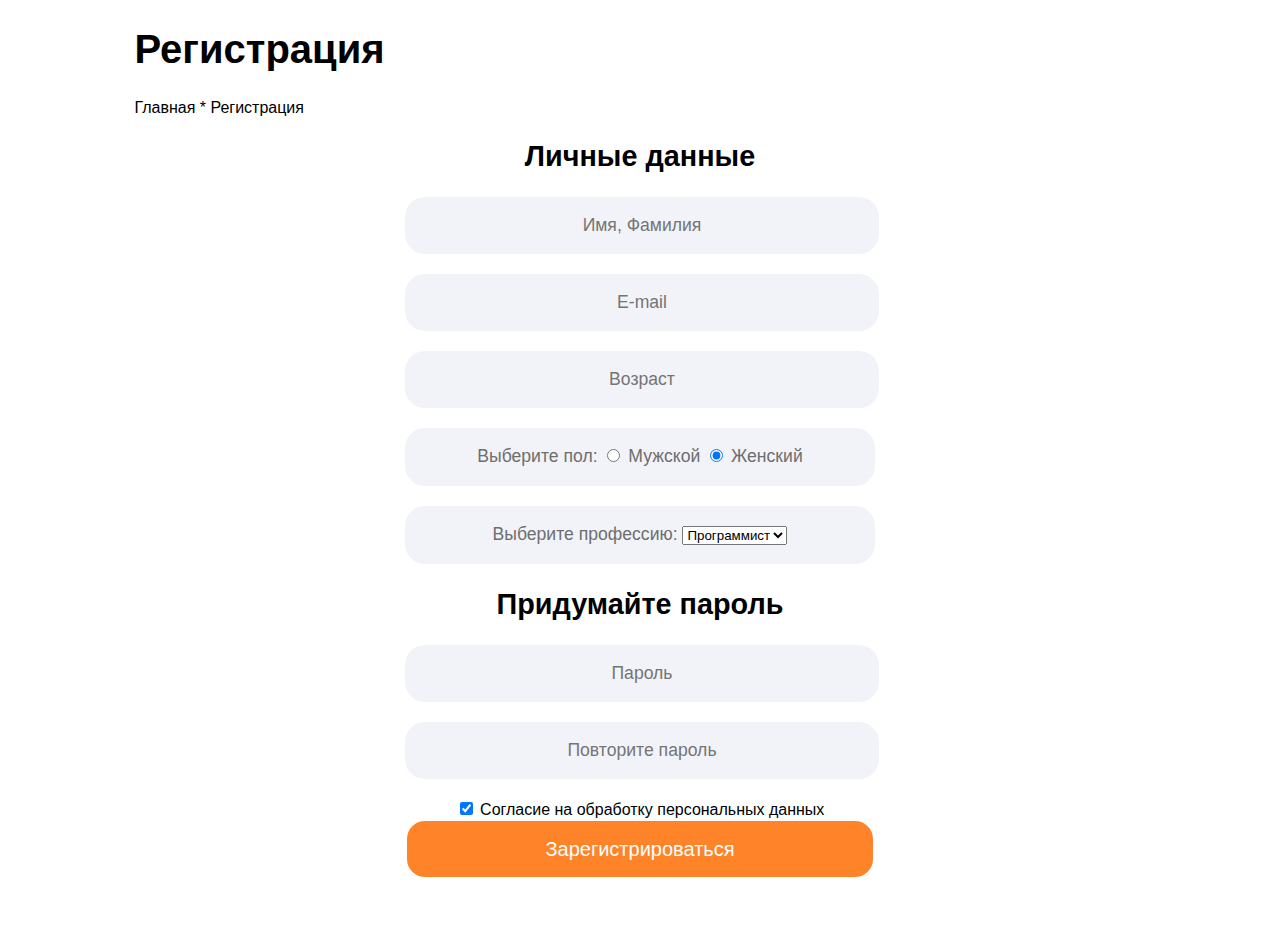
<file: registerForm/index.html>
<!DOCTYPE html>
<html lang="en">

<head>
    <meta charset="UTF-8">
    <meta http-equiv="X-UA-Compatible" content="IE=edge">
    <meta name="viewport" content="width=device-width, initial-scale=1.0">
    <link rel="stylesheet" href="style.css" type="text/css" />

    <title>Document</title>
</head>

<body>
<header>
    <h1>Регистрация</h1>
    <span>Главная</span>
    <span>*</span>
    <span>Регистрация</span>
</header>
<form novalidate>
    <div class="form_registration">
        <h2>Личные данные</h2>
        <!-- имя -->
        <div class="form_data">
            <input type="text" name="firstname" value="" placeholder="Имя, Фамилия" id="input-firstname" required
                   minlength="2" maxlength="20">
        </div>

        <!-- email -->
        <div class="form_data">
            <input type="email" name="email" value="" placeholder="E-mail" id="input-email">
        </div>

        <!-- возраст -->
        <div class="form_data">
            <input type="age" name="age" value="" placeholder="Возраст" id="input-age" required>
        </div>

        <!-- пол -->
        <div class="choise">
            <label>Выберите пол:</label>
            <input type="radio" id="male" name="male" value="male" />
            <label for="male">Мужской</label>
            <input type="radio" id="female" name="male" value="female" checked/>
            <label for="female">Женский</label>
        </div>

        <!-- профессия -->
        <div class="choise">
            <label>Выберите профессию:</label>
            <select name="profession" size="1" required>
                <option value="Doctor">Врач</option>
                <option value="Programmer," selected="selected">Программист</option>
                <option value="Teacher">Учитель</option>
                <option value="Designer,">Дизайнер</option>
                <option value="Engineer,">Инженер</option>
                <option value="Salesman">Продавец</option>
                <option value="Other">Другое</option>
            </select>
        </div>

        <!-- пароль -->
        <h2>Придумайте пароль</h2>
        <div class="form_data">
            <input type="password" name="password" value="" placeholder="Пароль" id="input-password" minlength="8" required>
        </div>

        <!-- повторный пароль -->
        <div class="form_data">
            <input type="password" name="confirm" value="" placeholder="Повторите пароль" id="input-confirm" minlength="8"
                   required>
        </div>

        <div>
            <input type="checkbox" id="agreement" name="agreement" checked required/>
            <label for="agreement">Согласие на обработку персональных данных</label>
        </div>

        <div class="form-btn">
            <button type="button" onclick="checkAll()" class="button button_reg">Зарегистрироваться</button>
        </div>

        <div id="errorMessage"></div>
    </div>
</form>
<script src="index.js"></script>
</body>

</html>
</file>
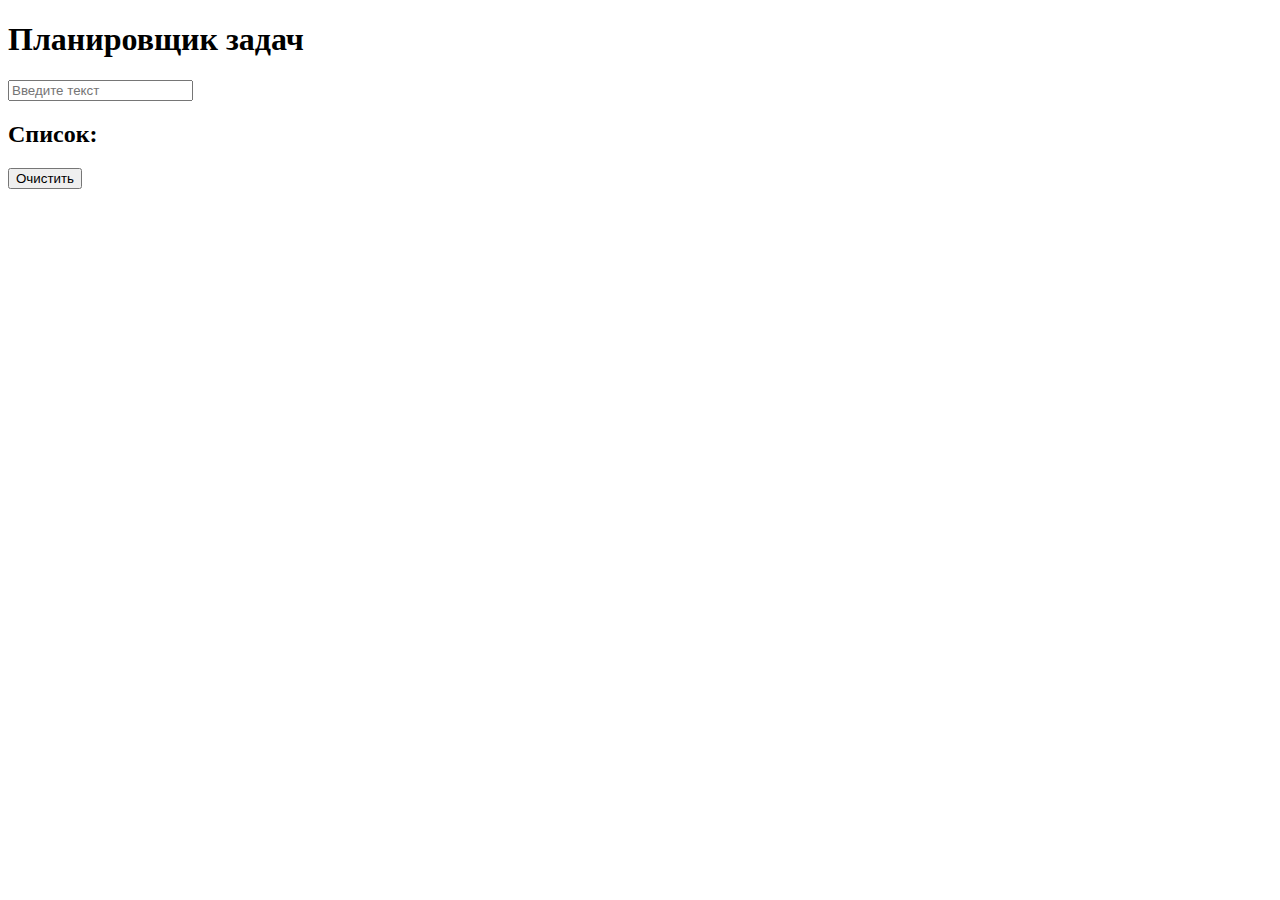
<file: Task_Manager/index.html>
<!DOCTYPE html>
<html lang="en">

<head>
    <meta charset="UTF-8">
    <meta http-equiv="X-UA-Compatible" content="IE=edge">
    <meta name="viewport" content="width=device-width, initial-scale=1.0">
    <title>Document</title>
</head>

<body>
    <div class="small-container">
        <h1>Планировщик задач</h1>
        <form>
            <input id="item" type="text" placeholder="Введите текст" pattern="^[а-яА-ЯеЁa-zA-Z0-9]+$" required />
        </form>
        <h2>Список:</h2>
        <ul></ul>
        <button>Очистить</button>
    </div>
    <script src="index.js"></script>
</body>

</html>
</file>
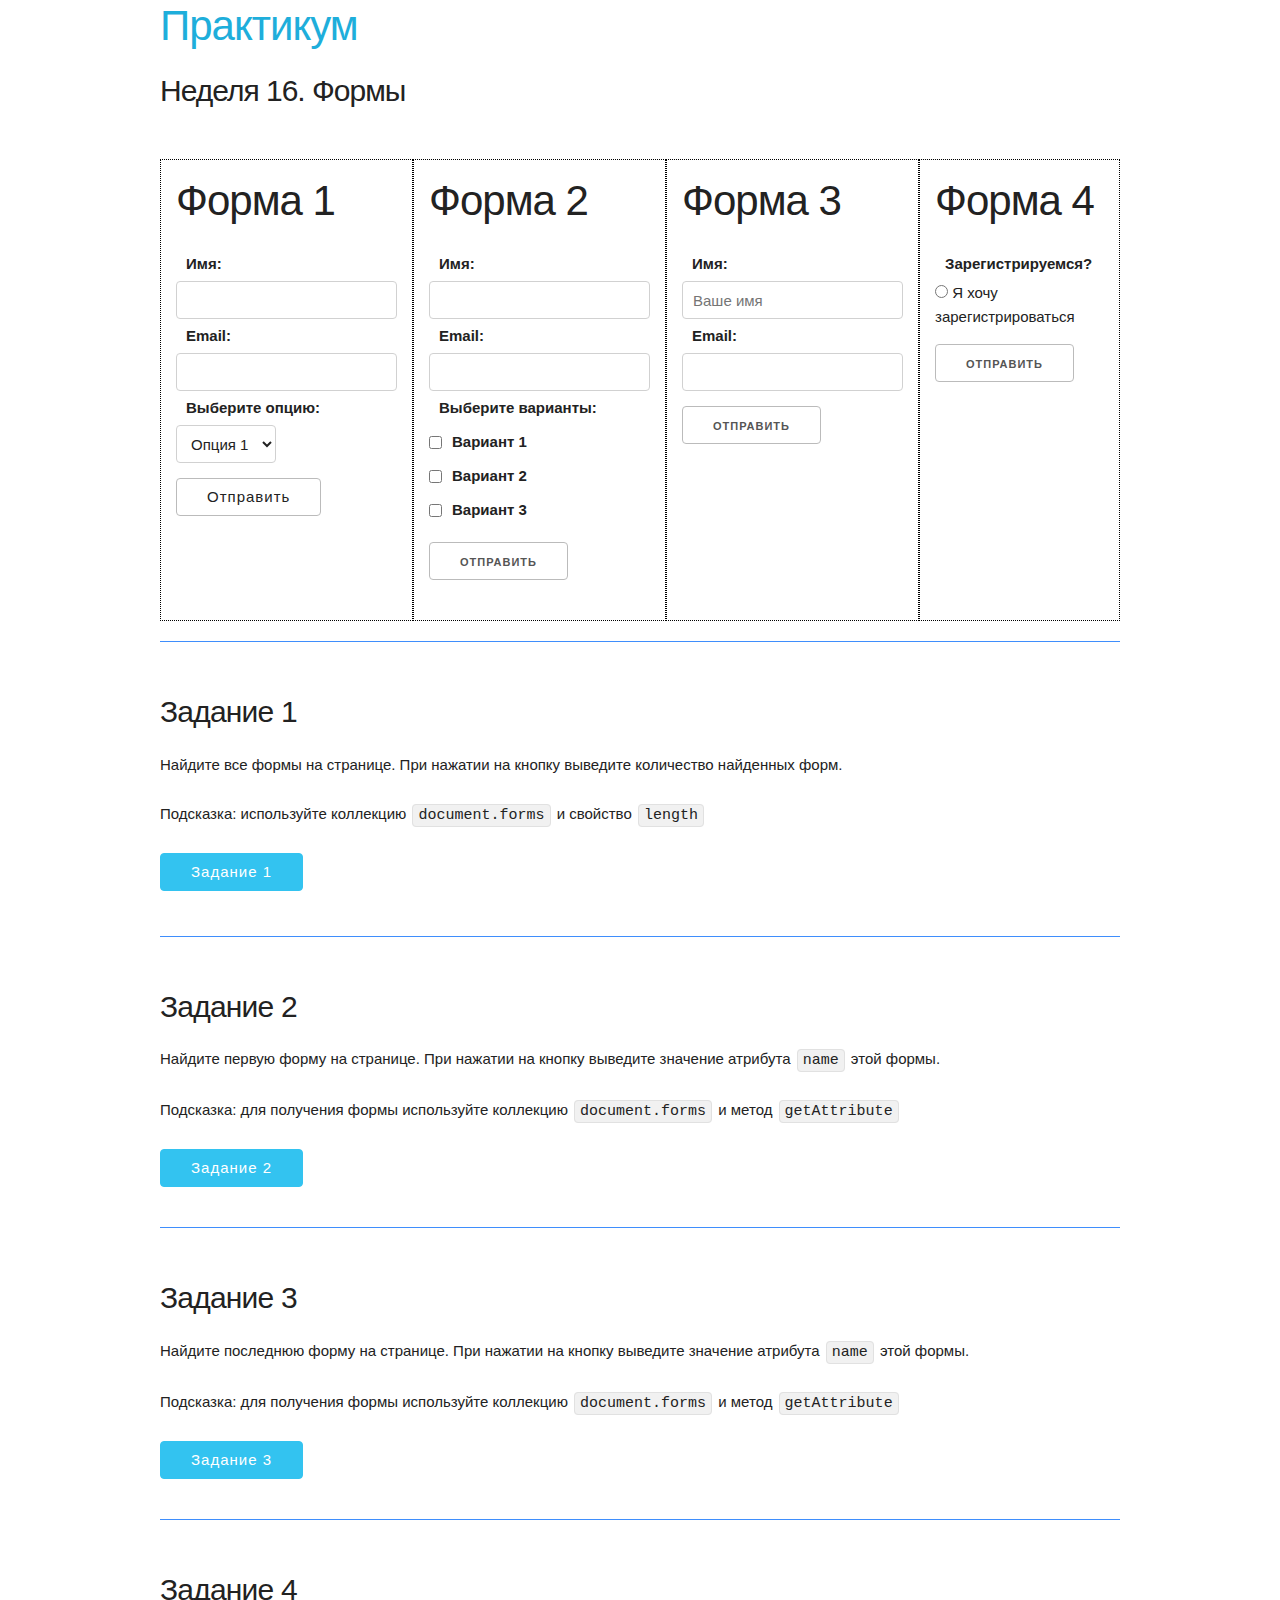
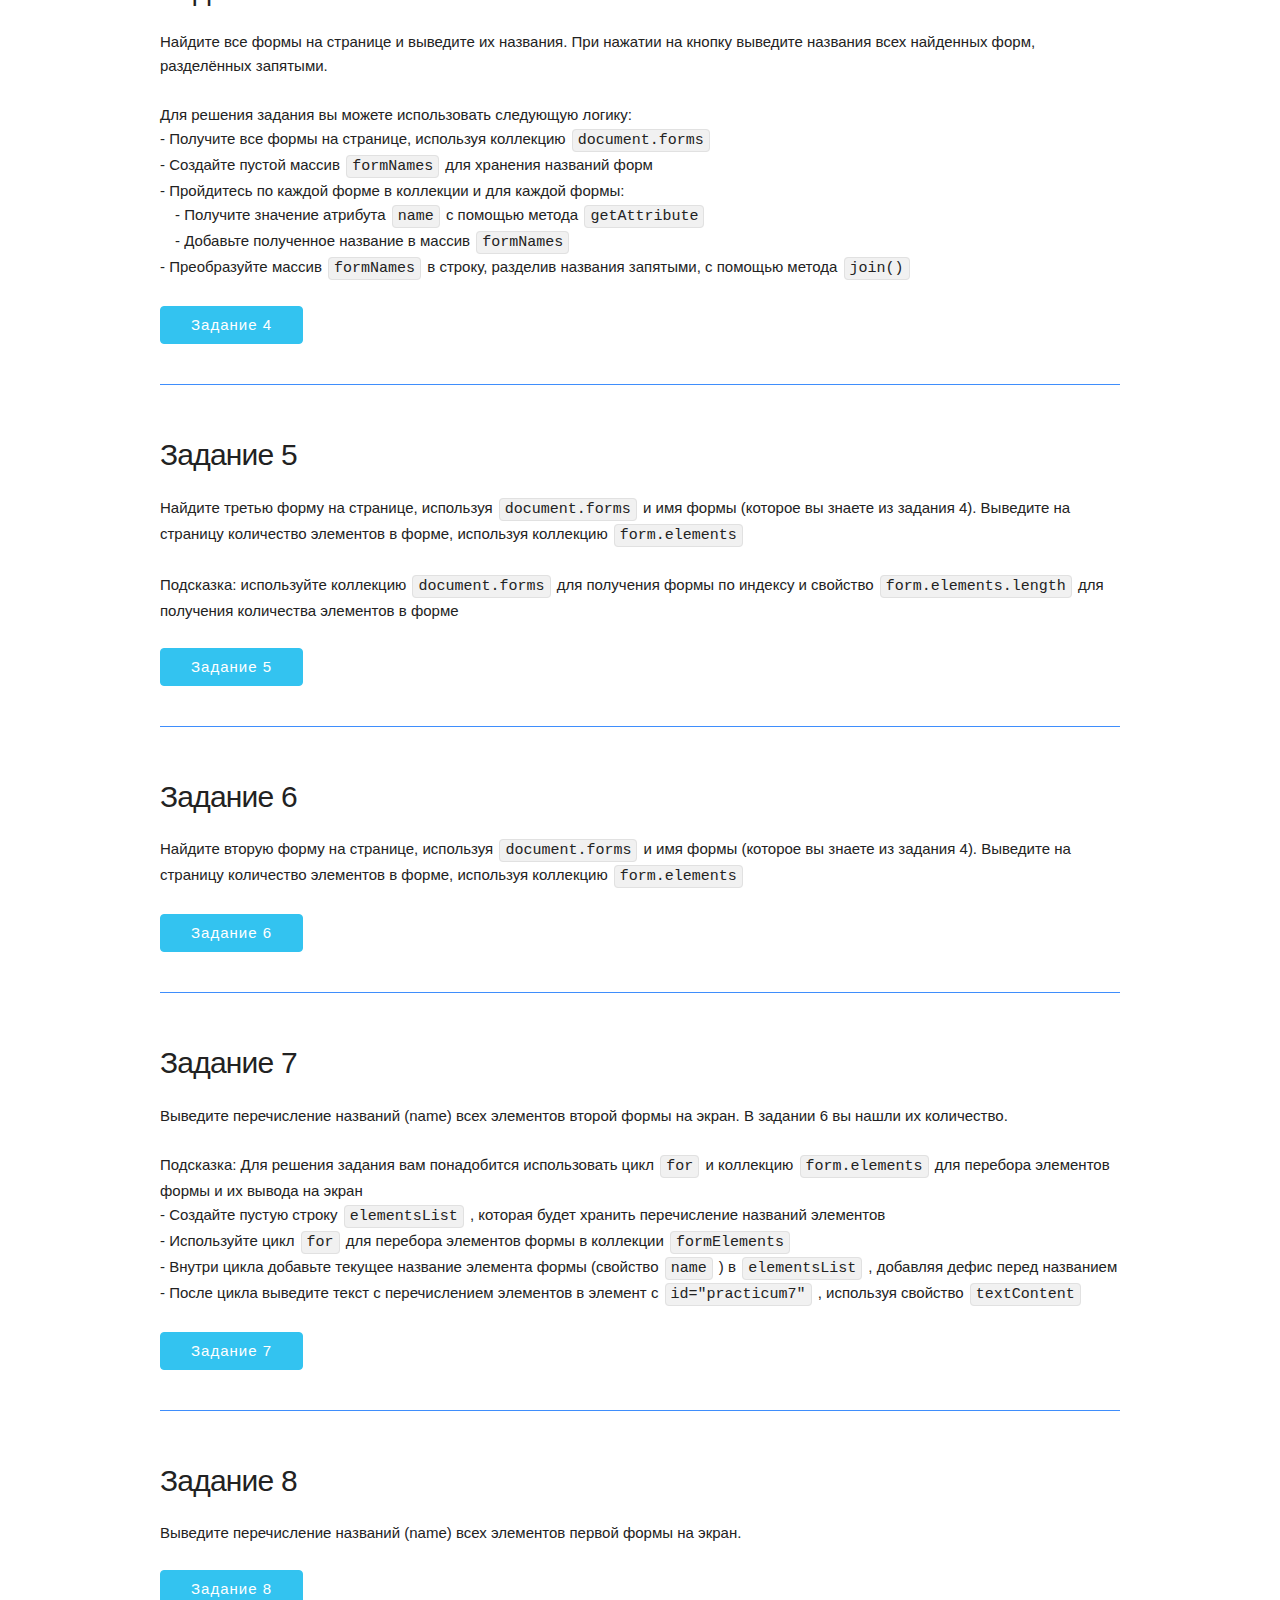
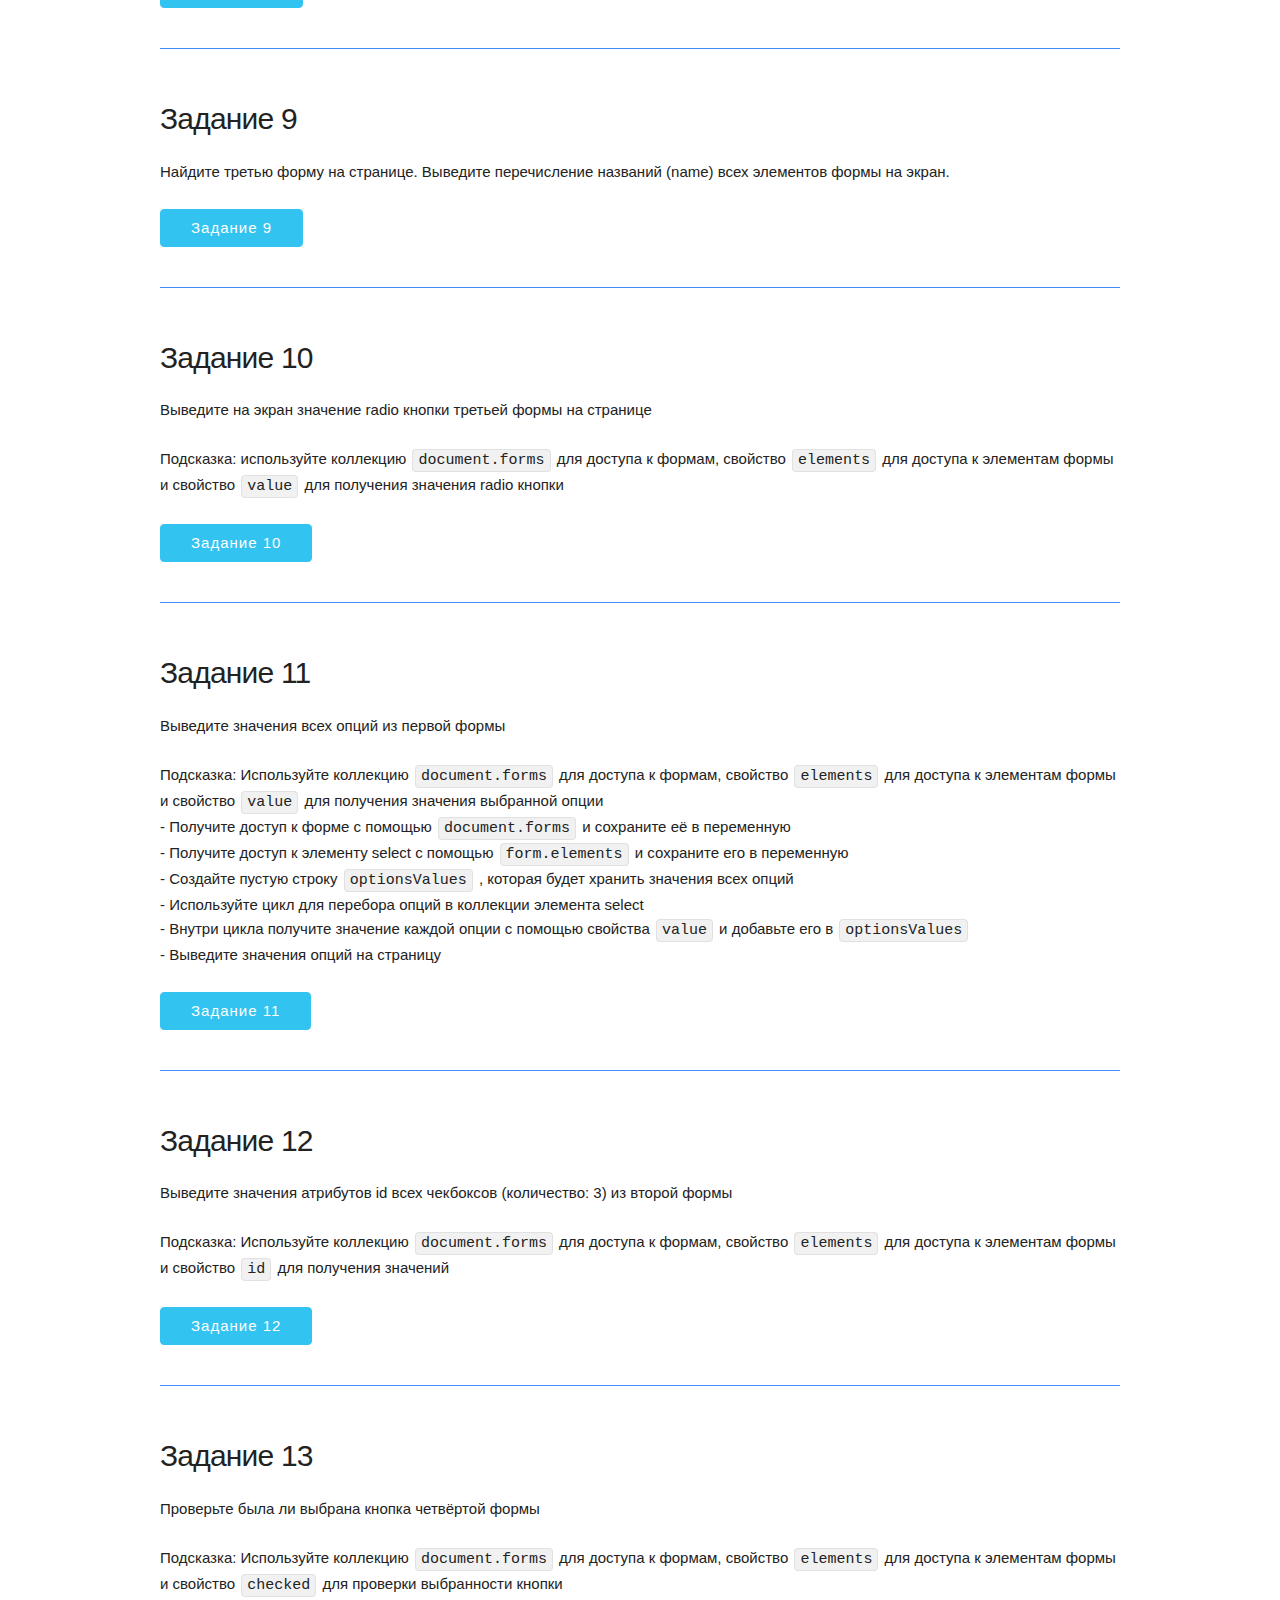
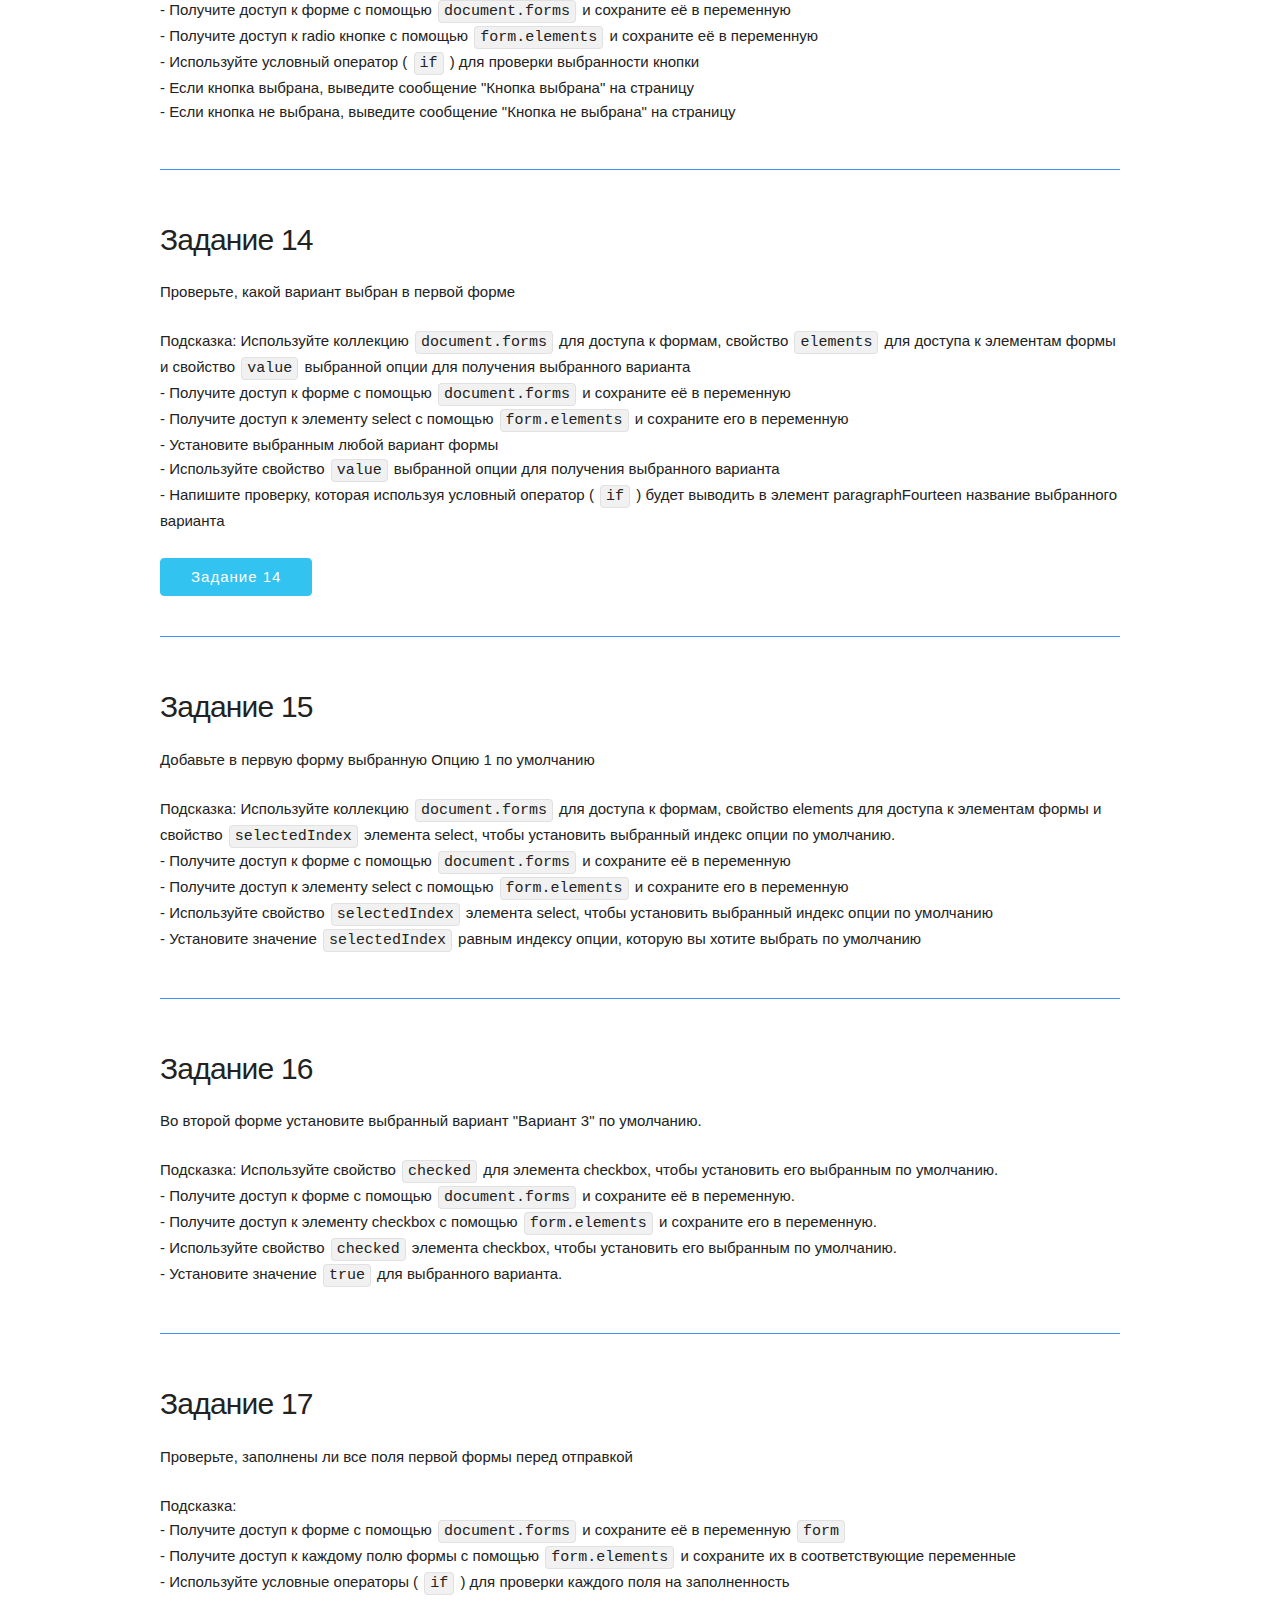
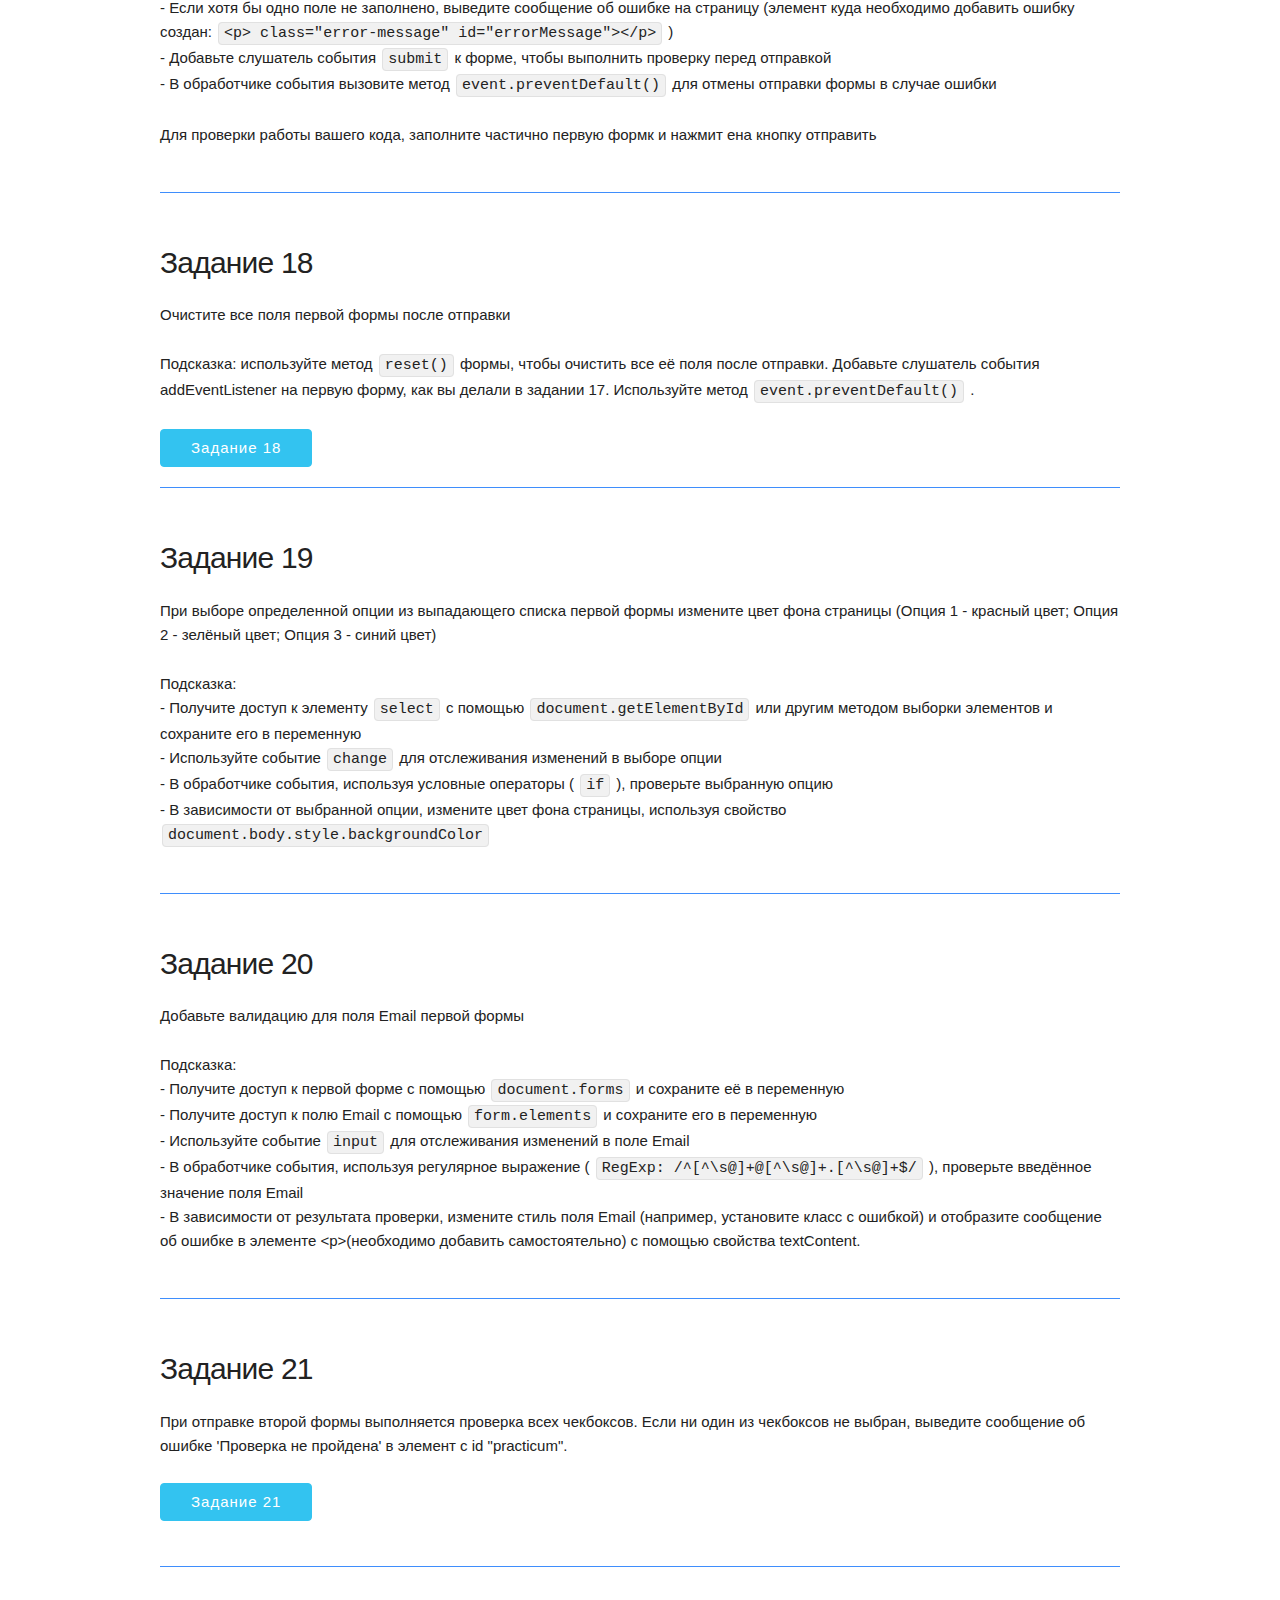
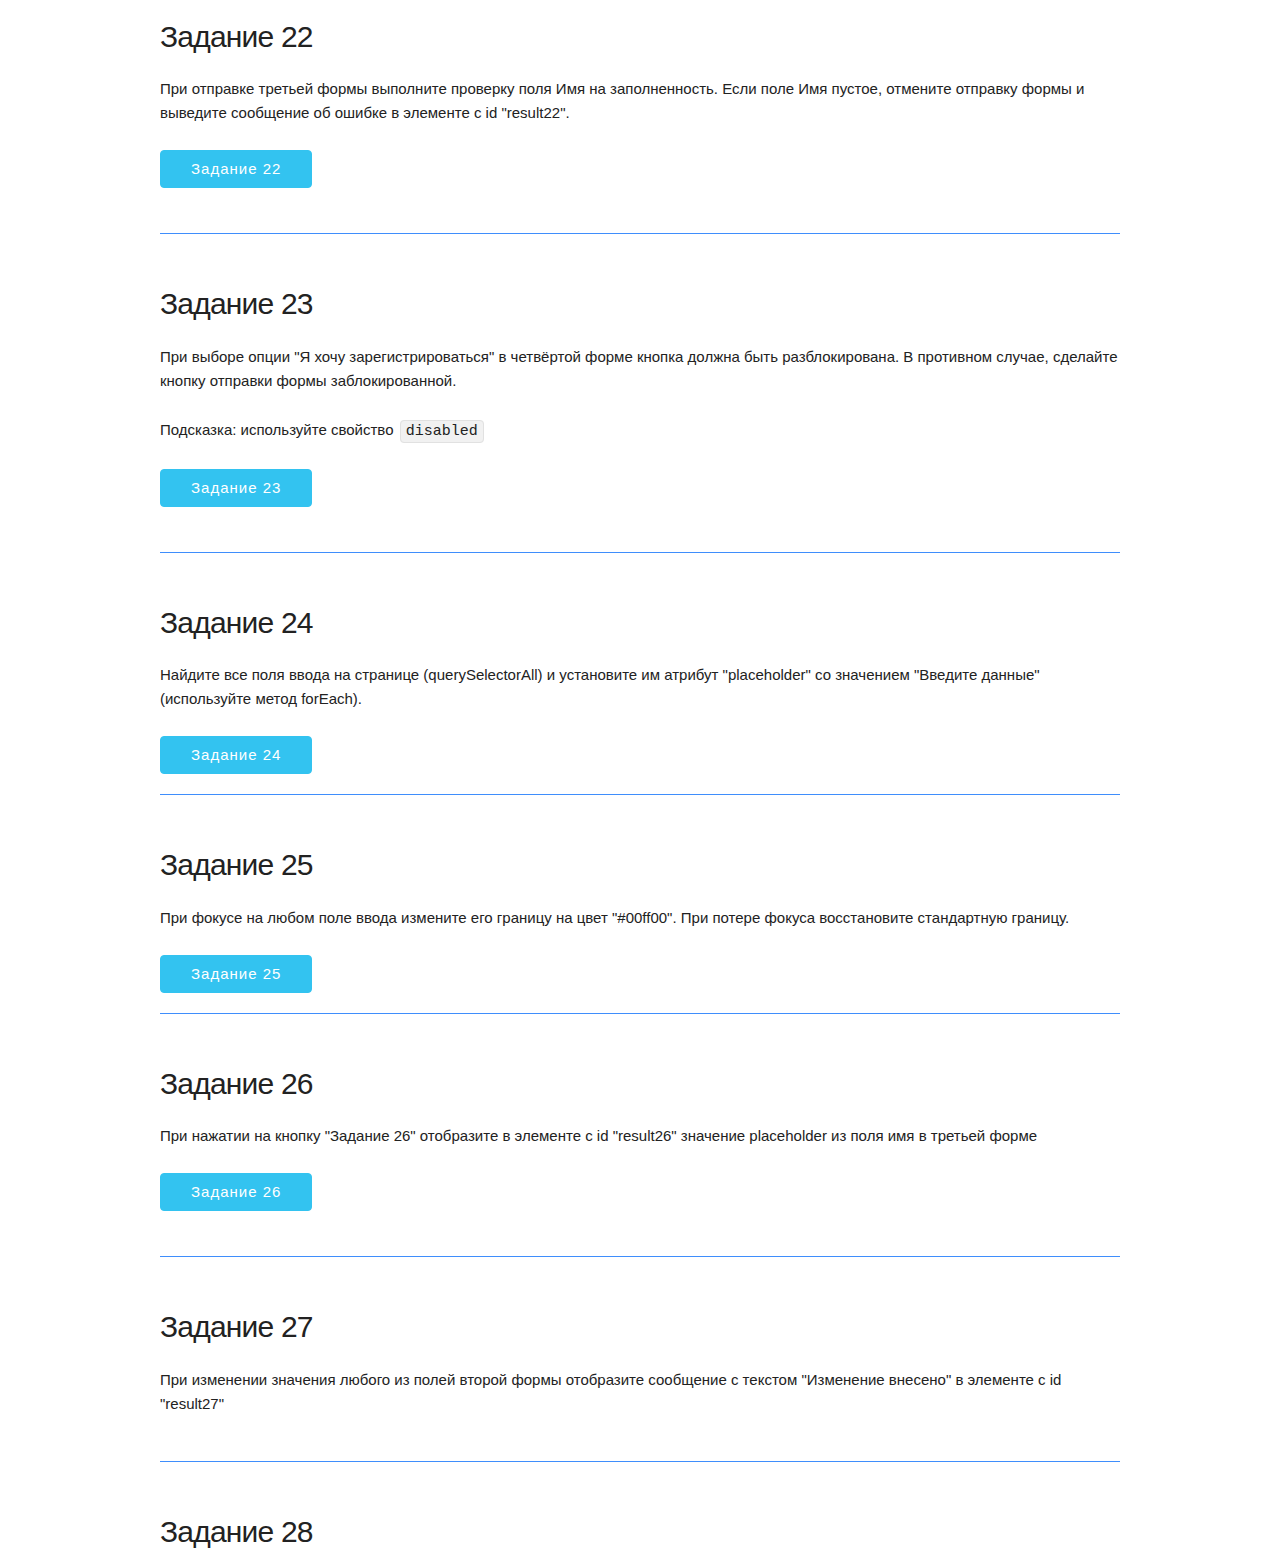
<file: arсhive16/week16.html>
<!DOCTYPE html>
<html lang="ru">

<head>
	<meta charset="UTF-8" />
	<meta name="viewport" content="width=device-width, initial-scale=1.0" />
	<meta http-equiv="X-UA-Compatible" content="ie=edge" />
	<title>JS 2.0. Практикум.</title>
	<link rel="stylesheet" href="./assets/style.css" />
	<link rel="stylesheet" href="assets/skeleton.css" />
	<link rel="stylesheet" href="assets/normalize.css" />
</head>

<body>
	<div class="container">
		<h2><a>Практикум</a></h2>
		<h1>Неделя 16. Формы</h1>

		<section class="formsAll">
			<div class="form">
				<h2>Форма 1</h2>
				<form name="formOne" class="firstForm">
					<label for="firstName" class="form__label">Имя:</label>
					<input type="text" id="firstName" name="firstName" class="form__input" />
					<br />

					<label for="firstEmail" class="form__label">Email:</label>
					<input type="email" id="firstEmail" name="firstEmail" class="form__input" />
					<br />

					<label for="firstSelect" class="form__label">Выберите опцию:</label>
					<select id="firstSelect" name="firstSelect" class="form__select">
						<option value="Опция 1">Опция 1</option>
						<option value="Опция 2">Опция 2</option>
						<option value="Опция 3">Опция 3</option>
					</select>
					<br />

					<button type="submit" name="firstButton" class="form__submit">Отправить</button>
					<p class="error-message" id="errorMessage"></p>
				</form>
			</div>

			<div class="form">
				<h2>Форма 2</h2>
				<form name="formTwo" class="secondForm">
					<label for="secondName" class="form__label">Имя:</label>
					<input type="text" id="secondName" name="secondName" class="form__input" />
					<br />

					<label for="secondEmail" class="form__label">Email:</label>
					<input type="email" id="secondEmail" name="secondEmail" class="form__input" />
					<br />

					<label class="form__label">Выберите варианты:</label>

					<div class="flex">
						<input type="checkbox" id="checkbox1" name="checkboxOne" class="form__checkbox" />
						<label for="checkbox1">Вариант 1</label>
					</div>

					<div class="flex">
						<input type="checkbox" id="checkbox2" name="checkboxTwo" class="form__checkbox" />
						<label for="checkbox2">Вариант 2</label>
					</div>

					<div class="flex">
						<input type="checkbox" id="checkbox3" name="checkboxThree" class="form__checkbox" />
						<label for="checkbox3">Вариант 3</label>
					</div>

					<input name="secondButton" type="submit" value="Отправить" class="form__submit" />
				</form>
			</div>

			<div class="form">
				<h2>Форма 3</h2>
				<form name="formThree" class="thirdForm">
					<label for="thirdName" class="form__label">Имя:</label>
					<input type="text" id="thirdName" name="thirdName" class="form__input" placeholder="Ваше имя" />
					<br />

					<label for="thirdEmail" class="form__label">Email:</label>
					<input type="email" id="thirdEmail" name="thirdEmail" class="form__input" />
					<br />

					<input type="submit" name="thirdButton" value="Отправить" class="form__submit" />
				</form>
			</div>

			<div class="form">
				<h2>Форма 4</h2>
				<form name="lastForm" class="fourthForm">
					<label class="form__label">Зарегистрируемся?</label>
					<input type="radio" name="fourthName" value="Я хочу зарегистрироваться" class="form__input" />
					<span>Я хочу зарегистрироваться</span>
					<br />

					<input type="submit" name="fourthButton" value="Отправить" class="form__submit b-13" />
					<p id="practicum13"></p>
				</form>
			</div>
		</section>

		<section>
			<h4>Задание 1</h4>
			<p>
				Найдите все формы на странице. При нажатии на кнопку выведите количество найденных форм.
			</p>
			<p class="hint">
				Подсказка: используйте коллекцию
				<code>document.forms</code>
				и свойство
				<code>length</code>
			</p>
			<button class="button-primary b-1">Задание 1</button>
			<p id="practicum"></p>
		</section>

		<section>
			<h4>Задание 2</h4>
			<p>
				Найдите первую форму на странице. При нажатии на кнопку выведите значение атрибута
				<code>name</code>
				этой формы.
			</p>
			<p class="hint">
				Подсказка: для получения формы используйте коллекцию
				<code>document.forms</code>
				и метод
				<code>getAttribute</code>
			</p>
			<button class="button-primary b-2">Задание 2</button>
			<div class="pr"><span id="practicum2"></span></div>
		</section>

		<section>
			<h4>Задание 3</h4>
			<p>
				Найдите последнюю форму на странице. При нажатии на кнопку выведите значение атрибута
				<code>name</code>
				этой формы.
			</p>
			<p class="hint">
				Подсказка: для получения формы используйте коллекцию
				<code>document.forms</code>
				и метод
				<code>getAttribute</code>
			</p>
			<button class="button-primary b-3">Задание 3</button>
			<div class="pr"><span id="practicum3"></span></div>
		</section>

		<section>
			<h4>Задание 4</h4>
			<p>
				Найдите все формы на странице и выведите их названия. При нажатии на кнопку выведите
				названия всех найденных форм, разделённых запятыми.
			</p>
			<p class="hint">
				Для решения задания вы можете использовать следующую логику:
				<br />
				- Получите все формы на странице, используя коллекцию
				<code>document.forms</code>
				<br />
				- Создайте пустой массив
				<code>formNames</code>
				для хранения названий форм
				<br />
				- Пройдитесь по каждой форме в коллекции и для каждой формы:
				<br />
				&emsp;- Получите значение атрибута
				<code>name</code>
				с помощью метода
				<code>getAttribute</code>
				<br />
				&emsp;- Добавьте полученное название в массив
				<code>formNames</code>
				<br />
				- Преобразуйте массив
				<code>formNames</code>
				в строку, разделив названия запятыми, с помощью метода
				<code>join()</code>
				<br />
			</p>
			<button class="button-primary b-4">Задание 4</button>
			<div class="pr"><span id="practicum4"></span></div>
		</section>

		<section>
			<h4>Задание 5</h4>
			<p>
				Найдите третью форму на странице, используя
				<code>document.forms</code>
				и имя формы (которое вы знаете из задания 4). Выведите на страницу количество элементов в
				форме, используя коллекцию
				<code>form.elements</code>
			</p>
			<p class="hint">
				Подсказка: используйте коллекцию
				<code>document.forms</code>
				для получения формы по индексу и свойство
				<code>form.elements.length</code>
				для получения количества элементов в форме
			</p>
			<button class="button-primary b-5">Задание 5</button>
			<div class="pr"><span id="practicum5"></span></div>
		</section>

		<section>
			<h4>Задание 6</h4>
			<p>
				Найдите вторую форму на странице, используя
				<code>document.forms</code>
				и имя формы (которое вы знаете из задания 4). Выведите на страницу количество элементов в
				форме, используя коллекцию
				<code>form.elements</code>
			</p>
			<button class="button-primary b-6">Задание 6</button>
			<div class="pr"><span id="practicum6"></span></div>
		</section>

		<section>
			<h4>Задание 7</h4>
			<p>
				Выведите перечисление названий (name) всех элементов второй формы на экран. В задании 6 вы
				нашли их количество.
			</p>
			<p class="hint">
				Подсказка: Для решения задания вам понадобится использовать цикл
				<code>for</code>
				и коллекцию
				<code>form.elements</code>
				для перебора элементов формы и их вывода на экран
				<br />
				- Создайте пустую строку
				<code>elementsList</code>
				, которая будет хранить перечисление названий элементов
				<br />
				- Используйте цикл
				<code>for</code>
				для перебора элементов формы в коллекции
				<code>formElements</code>

				<br />
				- Внутри цикла добавьте текущее название элемента формы (свойство
				<code>name</code>
				) в
				<code>elementsList</code>
				, добавляя дефис перед названием
				<br />
				- После цикла выведите текст с перечислением элементов в элемент с
				<code>id="practicum7"</code>
				, используя свойство
				<code>textContent</code>
			</p>
			<button class="button-primary b-7">Задание 7</button>
			<div class="pr"><span id="practicum7"></span></div>
		</section>

		<section>
			<h4>Задание 8</h4>
			<p>Выведите перечисление названий (name) всех элементов первой формы на экран.</p>
			<button class="button-primary b-8">Задание 8</button>
			<div class="pr"><span id="practicum8"></span></div>
		</section>

		<section>
			<h4>Задание 9</h4>
			<p>
				Найдите третью форму на странице. Выведите перечисление названий (name) всех элементов
				формы на экран.
			</p>
			<button class="button-primary b-9">Задание 9</button>
			<div class="pr"><span id="practicum9"></span></div>
		</section>

		<section>
			<h4>Задание 10</h4>
			<p>Выведите на экран значение radio кнопки третьей формы на странице</p>
			<p class="hint">
				Подсказка: используйте коллекцию
				<code>document.forms</code>
				для доступа к формам, свойство
				<code>elements</code>
				для доступа к элементам формы и свойство
				<code>value</code>
				для получения значения radio кнопки
			</p>
			<button class="button-primary b-10">Задание 10</button>
			<div class="pr"><span id="practicum10"></span></div>
		</section>

		<section>
			<h4>Задание 11</h4>
			<p>Выведите значения всех опций из первой формы</p>
			<p class="hint">
				Подсказка: Используйте коллекцию
				<code>document.forms</code>
				для доступа к формам, свойство
				<code>elements</code>
				для доступа к элементам формы и свойство
				<code>value</code>
				для получения значения выбранной опции
				<br />
				- Получите доступ к форме с помощью
				<code>document.forms</code>
				и сохраните её в переменную
				<br />
				- Получите доступ к элементу select с помощью
				<code>form.elements</code>
				и сохраните его в переменную
				<br />
				- Создайте пустую строку
				<code>optionsValues</code>
				, которая будет хранить значения всех опций
				<br />
				- Используйте цикл для перебора опций в коллекции элемента select
				<br />
				- Внутри цикла получите значение каждой опции с помощью свойства
				<code>value</code>
				и добавьте его в
				<code>optionsValues</code>
				<br />
				- Выведите значения опций на страницу
			</p>
			<button class="button-primary b-11">Задание 11</button>
			<div class="pr"><span id="practicum11"></span></div>
		</section>

		<section>
			<h4>Задание 12</h4>
			<p>Выведите значения атрибутов id всех чекбоксов (количество: 3) из второй формы</p>
			<p class="hint">
				Подсказка: Используйте коллекцию
				<code>document.forms</code>
				для доступа к формам, свойство
				<code>elements</code>
				для доступа к элементам формы и свойство
				<code>id</code>
				для получения значений
				<br />
			</p>
			<button class="button-primary b-12">Задание 12</button>
			<div class="pr"><span id="practicum12"></span></div>
		</section>

		<section>
			<h4>Задание 13</h4>
			<p>Проверьте была ли выбрана кнопка четвёртой формы</p>
			<p class="hint">
				Подсказка: Используйте коллекцию
				<code>document.forms</code>
				для доступа к формам, свойство
				<code>elements</code>
				для доступа к элементам формы и свойство
				<code>checked</code>
				для проверки выбранности кнопки
				<br />
				- Получите доступ к форме с помощью
				<code>document.forms</code>
				и сохраните её в переменную
				<br />
				- Получите доступ к radio кнопке с помощью
				<code>form.elements</code>
				и сохраните её в переменную
				<br />
				- Используйте условный оператор (
				<code>if</code>
				) для проверки выбранности кнопки
				<br />
				- Если кнопка выбрана, выведите сообщение "Кнопка выбрана" на страницу
				<br />
				- Если кнопка не выбрана, выведите сообщение "Кнопка не выбрана" на страницу
			</p>
		</section>

		<section>
			<h4>Задание 14</h4>
			<p>Проверьте, какой вариант выбран в первой форме</p>
			<p class="hint">
				Подсказка: Используйте коллекцию
				<code>document.forms</code>
				для доступа к формам, свойство
				<code>elements</code>
				для доступа к элементам формы и свойство
				<code>value</code>
				выбранной опции для получения выбранного варианта
				<br />
				- Получите доступ к форме с помощью
				<code>document.forms</code>
				и сохраните её в переменную
				<br />
				- Получите доступ к элементу select с помощью
				<code>form.elements</code>
				и сохраните его в переменную
				<br />
				- Установите выбранным любой вариант формы
				<br />
				- Используйте свойство
				<code>value</code>
				выбранной опции для получения выбранного варианта
				<br />
				- Напишите проверку, которая используя условный оператор (
				<code>if</code>
				) будет выводить в элемент paragraphFourteen название выбранного варианта
				<br />
			</p>
			<button class="button-primary b-14">Задание 14</button>
			<div class="pr"><span id="practicum14"></span></div>
		</section>

		<section>
			<h4>Задание 15</h4>
			<p>Добавьте в первую форму выбранную Опцию 1 по умолчанию</p>
			<p class="hint">
				Подсказка: Используйте коллекцию
				<code>document.forms</code>
				для доступа к формам, свойство elements для доступа к элементам формы и свойство
				<code>selectedIndex</code>
				элемента select, чтобы установить выбранный индекс опции по умолчанию.
				<br />
				- Получите доступ к форме с помощью
				<code>document.forms</code>
				и сохраните её в переменную
				<br />
				- Получите доступ к элементу select с помощью
				<code>form.elements</code>
				и сохраните его в переменную
				<br />
				- Используйте свойство
				<code>selectedIndex</code>
				элемента select, чтобы установить выбранный индекс опции по умолчанию
				<br />
				- Установите значение
				<code>selectedIndex</code>
				равным индексу опции, которую вы хотите выбрать по умолчанию
			</p>
		</section>

		<section>
			<h4>Задание 16</h4>
			<p>Во второй форме установите выбранный вариант "Вариант 3" по умолчанию.</p>
			<p class="hint">
				Подсказка: Используйте свойство
				<code>checked</code>
				для элемента checkbox, чтобы установить его выбранным по умолчанию.
				<br />
				- Получите доступ к форме с помощью
				<code>document.forms</code>
				и сохраните её в переменную.
				<br />
				- Получите доступ к элементу checkbox с помощью
				<code>form.elements</code>
				и сохраните его в переменную.
				<br />
				- Используйте свойство
				<code>checked</code>
				элемента checkbox, чтобы установить его выбранным по умолчанию.
				<br />
				- Установите значение
				<code>true</code>
				для выбранного варианта.
			</p>
		</section>

		<section>
			<h4>Задание 17</h4>
			<p>Проверьте, заполнены ли все поля первой формы перед отправкой</p>
			<p class="hint">
				Подсказка:
				<br />
				- Получите доступ к форме с помощью
				<code>document.forms</code>
				и сохраните её в переменную
				<code>form</code>
				<br />
				- Получите доступ к каждому полю формы с помощью
				<code>form.elements</code>
				и сохраните их в соответствующие переменные
				<br />
				- Используйте условные операторы (
				<code>if</code>
				) для проверки каждого поля на заполненность
				<br />
				- Если хотя бы одно поле не заполнено, выведите сообщение об ошибке на страницу (элемент
				куда необходимо добавить ошибку создан:
				<code>&lt;p&gt; class="error-message" id="errorMessage">&lt;/p&gt;</code>
				)
				<br />
				- Добавьте слушатель события
				<code>submit</code>
				к форме, чтобы выполнить проверку перед отправкой
				<br />
				- В обработчике события вызовите метод
				<code>event.preventDefault()</code>
				для отмены отправки формы в случае ошибки
			</p>
			<p>
				Для проверки работы вашего кода, заполните частично первую формк и нажмит ена кнопку
				отправить
			</p>
		</section>

		<section>
			<h4>Задание 18</h4>
			<p>Очистите все поля первой формы после отправки</p>
			<p class="hint">
				Подсказка: используйте метод
				<code>reset()</code>
				формы, чтобы очистить все её поля после отправки. Добавьте слушатель события
				addEventListener на первую форму, как вы делали в задании 17. Используйте метод
				<code>event.preventDefault()</code>
				.
			</p>
			<button class="button-primary b-18">Задание 18</button>
		</section>

		<section>
			<h4>Задание 19</h4>
			<p>
				При выборе определенной опции из выпадающего списка первой формы измените цвет фона
				страницы (Опция 1 - красный цвет; Опция 2 - зелёный цвет; Опция 3 - синий цвет)
			</p>
			<p class="hint">
				Подсказка:
				<br />
				- Получите доступ к элементу
				<code>select</code>
				с помощью
				<code>document.getElementById</code>
				или другим методом выборки элементов и сохраните его в переменную
				<br />
				- Используйте событие
				<code>change</code>
				для отслеживания изменений в выборе опции
				<br />
				- В обработчике события, используя условные операторы (
				<code>if</code>
				), проверьте выбранную опцию
				<br />
				- В зависимости от выбранной опции, измените цвет фона страницы, используя свойство
				<code>document.body.style.backgroundColor</code>
			</p>
		</section>

		<section>
			<h4>Задание 20</h4>
			<p>Добавьте валидацию для поля Email первой формы</p>
			<p class="hint">
				Подсказка:
				<br />
				- Получите доступ к первой форме с помощью
				<code>document.forms</code>
				и сохраните её в переменную
				<br />
				- Получите доступ к полю Email с помощью
				<code>form.elements</code>
				и сохраните его в переменную
				<br />
				- Используйте событие
				<code>input</code>
				для отслеживания изменений в поле Email
				<br />
				- В обработчике события, используя регулярное выражение (
				<code>RegExp: /^[^\s@]+@[^\s@]+.[^\s@]+$/</code>
				), проверьте введённое значение поля Email
				<br />
				- В зависимости от результата проверки, измените стиль поля Email (например, установите
				класс с ошибкой) и отобразите сообщение об ошибке в элементе &lt;p&gt;(необходимо добавить
				самостоятельно) с помощью свойства textContent.
			</p>
		</section>

		<section>
			<h4>Задание 21</h4>
			<p>
				При отправке второй формы выполняется проверка всех чекбоксов. Если ни один из чекбоксов не выбран, выведите сообщение об ошибке 'Проверка не пройдена' в элемент с id "practicum".
			</p>
			<button class="button-primary b-21">Задание 21</button>
			<p class="pr" id="practicum21"></p>
		</section>

		<section>
			<h4>Задание 22</h4>
			<p>
				При отправке третьей формы выполните проверку поля Имя на заполненность. Если поле Имя
				пустое, отмените отправку формы и выведите сообщение об ошибке в элементе с id "result22".
			</p>
			<button class="button-primary b-22">Задание 22</button>
			<p class="pr" id="result22"></p>
		</section>

		<section>
			<h4>Задание 23</h4>
			<p>
				При выборе опции "Я хочу зарегистрироваться" в четвёртой форме кнопка должна быть
				разблокирована. В противном случае, сделайте кнопку отправки формы заблокированной.
			</p>
			<p class="hint">
				Подсказка: используйте свойство
				<code>disabled</code>
			</p>
			<button class="button-primary b-23">Задание 23</button>
			<p class="pr" id="result23"></p>
		</section>

		<section>
			<h4>Задание 24</h4>
			<p>
				Найдите все поля ввода на странице (querySelectorAll) и установите им атрибут
				"placeholder" со значением "Введите данные" (используйте метод forEach).
			</p>
			<button class="button-primary b-24">Задание 24</button>
		</section>

		<section>
			<h4>Задание 25</h4>
			<p>
				При фокусе на любом поле ввода измените его границу на цвет "#00ff00". При потере фокуса
				восстановите стандартную границу.
			</p>
			<button class="button-primary b-25">Задание 25</button>
		</section>

		<section>
			<h4>Задание 26</h4>
			<p>
				При нажатии на кнопку "Задание 26" отобразите в элементе с id "result26" значение
				placeholder из поля имя в третьей форме
			</p>
			<button class="button-primary b-26">Задание 26</button>
			<p class="pr" id="result26"></p>
		</section>

		<section>
			<h4>Задание 27</h4>
			<p>
				При изменении значения любого из полей второй формы отобразите сообщение с текстом
				"Изменение внесено" в элементе с id "result27"
			</p>
			<p class="pr" id="result27"></p>
		</section>

		<section>
			<h4>Задание 28</h4>
			<p>
				При выборе любой из опций выпадающего списка в третьей форме отобразите сообщение с
				текстом "Опция выбрана" в элементе с id "result28"
			</p>
			<p class="pr" id="result28"></p>
		</section>
	</div>

	<script src="./week16.js"></script>
</body>

</html>
</file>
<file: registerForm/style.css>
header{
    margin: 0 10%;
    font-family: sans-serif;
}
.form_registration{
    width: 470px;
    text-align: center;
    margin: 0 auto;
    font-family: sans-serif;
    margin-bottom: 50px;
}
h1{
    font-size: 2.5em;
}
h2{
    font-size: 1.8em;
}
.form_data input{
    text-align: center;
    width: 100%;
    height: 55px;
    border-radius: 20px;
    font-size: 1.1em;
    background-color: #f1f3f8;
    border: 0;
    margin-bottom: 20px;
}
.form_agreement .accept_checkbox{
    display: flex;
    align-items: center;
    justify-content: space-evenly;
}
.account .button_reg {
    font-size: 1.1em;
    width: 100%;
}
.button {
    width: 470px;
    height: 55px;
    font-size: 20px;
    display: inline-block;
    border: 2px solid #fff;
    text-align: center;
    height: 2.8em;
    padding: 0.3em 0.9em;
    border-radius: 20px;
    color: #fff;
    background-color: #ff8429;
    height: 3em;
    line-height: 2em;
}
#errorMessage {
    color:red;
}
.choise{
    color:#6E6E6E;
    width: 100%;
    height: 40px;
    border-radius: 20px;
    font-size: 1.1em;
    background-color: #f1f3f8;
    border: 0;
    margin-bottom: 20px;
    padding-top: 18px;
}
</file>
<file: arсhive16/assets/style.css>
body {
	font-size: 18px;
}

h1 {
	font-size: 2.5rem;
}

h2 {
	font-size: 2.1rem;
}

h3 {
	font-size: 1.9rem;
}

h4 {
	font-size: 1.2rem;
	font-weight: bold;
}

h1.site-title {
	font-size: 1.5rem;
}
h2.site-title {
	font-size: 1.3rem;
}

section h3 {
	font-size: 1.1rem;
	text-transform: uppercase;
}

section {
	margin: 30px 0;
	padding: 20px 0;
	border-bottom: 1px solid #3f8efc;
}

.out-1,
.out-2,
.out-3,
.out-4,
.out-5,
.out-6,
.out-7,
.out-8,
.out-9,
.out-10,
.out-11,
.out-12,
.out-13,
.out-14,
.out-15,
.out-16,
.out-17,
.out-18,
.out-19,
.out-20,
.out-21,
.out-22,
.out-23,
.out-24,
.out-25,
.out-26,
.out-27,
.out-28,
.out-29,
.out-30 {
	background: #dcdcdc;
	padding: 10px;
}

.text-orange {
	color: orange;
}

.bg-orange {
	background: orange;
}

pre {
	background: #bfd8ff;
	padding: 10px;
}

pre,
blockquote,
dl,
figure,
table,
p,
ul,
ol,
form {
	margin-bottom: 1.5rem;
}

.cd {
	font-family: monospace;
	background: aliceblue;
	padding-left: 15px;
	border-left: 2px solid #33c3f0;
}

div.section {
	border-top: 1px solid #c0c0c0;
	border-bottom: 1px solid #c0c0c0;
	margin: 20px 0;
	padding: 20px 0;
}

#practicum,
.pr,
#practicum4 {
	margin-top: 20px;
}

.resizeable {
	background-color: #3f8efc;
	width: 200px;
	height: 100px;
	transition: width 0.3s, height 0.3s;
	cursor: pointer;
}

.resizeable.large {
	background-color: #33c3f0;
	width: 400px;
	height: 200px;
}

.practicum15 {
	border: 2px solid black;
	background-color: red;
	width: 200px;
	height: 100px;
}

#practicum15,
#practicum17 {
	border: 2px solid black;
	width: 200px;
	height: 100px;
}

.high {
	background-color: yellow;
	width: 200px;
	height: 100px;
}

.practicum16 {
	width: 200px;
	height: 100px;
	background-color: red;
}

.color {
	background-color: pink;
}

.active {
	color: red;
}

.parent {
	padding: 10px;
}

.formsAll {
	display: flex;
	justify-content: space-between;
}

.form {
	border: 1px dotted black;
	padding: 15px;
}

.flex {
	display: flex;
	align-items: center;
}

label {
	padding: 5px 0 0 10px;
}

.fourthName {
	color: grey;
}

.error-message {
	width: 180px;
	color: red;
}

.form__submit {
	margin-top: 15px;
}
</file>
<file: arсhive16/assets/skeleton.css>
/*
* Skeleton V2.0.4
* Copyright 2014, Dave Gamache
* www.getskeleton.com
* Free to use under the MIT license.
* http://www.opensource.org/licenses/mit-license.php
* 12/29/2014
*/


/* Table of contents
––––––––––––––––––––––––––––––––––––––––––––––––––
- Grid
- Base Styles
- Typography
- Links
- Buttons
- Forms
- Lists
- Code
- Tables
- Spacing
- Utilities
- Clearing
- Media Queries
*/


/* Grid
–––––––––––––––––––––––––––––––––––––––––––––––––– */
.container {
  position: relative;
  width: 100%;
  max-width: 960px;
  margin: 0 auto;
  padding: 0 20px;
  box-sizing: border-box; }
.column,
.columns {
  width: 100%;
  float: left;
  box-sizing: border-box; }

/* For devices larger than 400px */
@media (min-width: 400px) {
  .container {
    width: 85%;
    padding: 0; }
}

/* For devices larger than 550px */
@media (min-width: 550px) {
  .container {
    width: 80%; }
  .column,
  .columns {
    margin-left: 4%; }
  .column:first-child,
  .columns:first-child {
    margin-left: 0; }

  .one.column,
  .one.columns                    { width: 4.66666666667%; }
  .two.columns                    { width: 13.3333333333%; }
  .three.columns                  { width: 22%;            }
  .four.columns                   { width: 30.6666666667%; }
  .five.columns                   { width: 39.3333333333%; }
  .six.columns                    { width: 48%;            }
  .seven.columns                  { width: 56.6666666667%; }
  .eight.columns                  { width: 65.3333333333%; }
  .nine.columns                   { width: 74.0%;          }
  .ten.columns                    { width: 82.6666666667%; }
  .eleven.columns                 { width: 91.3333333333%; }
  .twelve.columns                 { width: 100%; margin-left: 0; }

  .one-third.column               { width: 30.6666666667%; }
  .two-thirds.column              { width: 65.3333333333%; }

  .one-half.column                { width: 48%; }

  /* Offsets */
  .offset-by-one.column,
  .offset-by-one.columns          { margin-left: 8.66666666667%; }
  .offset-by-two.column,
  .offset-by-two.columns          { margin-left: 17.3333333333%; }
  .offset-by-three.column,
  .offset-by-three.columns        { margin-left: 26%;            }
  .offset-by-four.column,
  .offset-by-four.columns         { margin-left: 34.6666666667%; }
  .offset-by-five.column,
  .offset-by-five.columns         { margin-left: 43.3333333333%; }
  .offset-by-six.column,
  .offset-by-six.columns          { margin-left: 52%;            }
  .offset-by-seven.column,
  .offset-by-seven.columns        { margin-left: 60.6666666667%; }
  .offset-by-eight.column,
  .offset-by-eight.columns        { margin-left: 69.3333333333%; }
  .offset-by-nine.column,
  .offset-by-nine.columns         { margin-left: 78.0%;          }
  .offset-by-ten.column,
  .offset-by-ten.columns          { margin-left: 86.6666666667%; }
  .offset-by-eleven.column,
  .offset-by-eleven.columns       { margin-left: 95.3333333333%; }

  .offset-by-one-third.column,
  .offset-by-one-third.columns    { margin-left: 34.6666666667%; }
  .offset-by-two-thirds.column,
  .offset-by-two-thirds.columns   { margin-left: 69.3333333333%; }

  .offset-by-one-half.column,
  .offset-by-one-half.columns     { margin-left: 52%; }

}


/* Base Styles
–––––––––––––––––––––––––––––––––––––––––––––––––– */
/* NOTE
html is set to 62.5% so that all the REM measurements throughout Skeleton
are based on 10px sizing. So basically 1.5rem = 15px :) */
html {
  font-size: 62.5%; }
body {
  font-size: 1.5em; /* currently ems cause chrome bug misinterpreting rems on body element */
  line-height: 1.6;
  font-weight: 400;
  font-family: "Raleway", "HelveticaNeue", "Helvetica Neue", Helvetica, Arial, sans-serif;
  color: #222; }


/* Typography
–––––––––––––––––––––––––––––––––––––––––––––––––– */
h1, h2, h3, h4, h5, h6 {
  margin-top: 0;
  margin-bottom: 2rem;
  font-weight: 300; }
h1 { font-size: 4.0rem; line-height: 1.2;  letter-spacing: -.1rem;}
h2 { font-size: 3.6rem; line-height: 1.25; letter-spacing: -.1rem; }
h3 { font-size: 3.0rem; line-height: 1.3;  letter-spacing: -.1rem; }
h4 { font-size: 2.4rem; line-height: 1.35; letter-spacing: -.08rem; }
h5 { font-size: 1.8rem; line-height: 1.5;  letter-spacing: -.05rem; }
h6 { font-size: 1.5rem; line-height: 1.6;  letter-spacing: 0; }

/* Larger than phablet */
@media (min-width: 550px) {
  h1 { font-size: 5.0rem; }
  h2 { font-size: 4.2rem; }
  h3 { font-size: 3.6rem; }
  h4 { font-size: 3.0rem; }
  h5 { font-size: 2.4rem; }
  h6 { font-size: 1.5rem; }
}

p {
  margin-top: 0; }


/* Links
–––––––––––––––––––––––––––––––––––––––––––––––––– */
a {
  color: #1EAEDB; }
a:hover {
  color: #0FA0CE; }


/* Buttons
–––––––––––––––––––––––––––––––––––––––––––––––––– */
.button,
button,
input[type="submit"],
input[type="reset"],
input[type="button"] {
  display: inline-block;
  height: 38px;
  padding: 0 30px;
  color: #555;
  text-align: center;
  font-size: 11px;
  font-weight: 600;
  line-height: 38px;
  letter-spacing: .1rem;
  text-transform: uppercase;
  text-decoration: none;
  white-space: nowrap;
  background-color: transparent;
  border-radius: 4px;
  border: 1px solid #bbb;
  cursor: pointer;
  box-sizing: border-box; }
.button:hover,
button:hover,
input[type="submit"]:hover,
input[type="reset"]:hover,
input[type="button"]:hover,
.button:focus,
button:focus,
input[type="submit"]:focus,
input[type="reset"]:focus,
input[type="button"]:focus {
  color: #333;
  border-color: #888;
  outline: 0; }
.button.button-primary,
button.button-primary,
input[type="submit"].button-primary,
input[type="reset"].button-primary,
input[type="button"].button-primary {
  color: #FFF;
  background-color: #33C3F0;
  border-color: #33C3F0; }
.button.button-primary:hover,
button.button-primary:hover,
input[type="submit"].button-primary:hover,
input[type="reset"].button-primary:hover,
input[type="button"].button-primary:hover,
.button.button-primary:focus,
button.button-primary:focus,
input[type="submit"].button-primary:focus,
input[type="reset"].button-primary:focus,
input[type="button"].button-primary:focus {
  color: #FFF;
  background-color: #1EAEDB;
  border-color: #1EAEDB; }


/* Forms
–––––––––––––––––––––––––––––––––––––––––––––––––– */
input[type="email"],
input[type="number"],
input[type="search"],
input[type="text"],
input[type="tel"],
input[type="url"],
input[type="password"],
textarea,
select {
  height: 38px;
  padding: 6px 10px; /* The 6px vertically centers text on FF, ignored by Webkit */
  background-color: #fff;
  border: 1px solid #D1D1D1;
  border-radius: 4px;
  box-shadow: none;
  box-sizing: border-box; }
/* Removes awkward default styles on some inputs for iOS */
input[type="email"],
input[type="number"],
input[type="search"],
input[type="text"],
input[type="tel"],
input[type="url"],
input[type="password"],
textarea {
  -webkit-appearance: none;
     -moz-appearance: none;
          appearance: none; }
textarea {
  min-height: 65px;
  padding-top: 6px;
  padding-bottom: 6px; }
input[type="email"]:focus,
input[type="number"]:focus,
input[type="search"]:focus,
input[type="text"]:focus,
input[type="tel"]:focus,
input[type="url"]:focus,
input[type="password"]:focus,
textarea:focus,
select:focus {
  border: 1px solid #33C3F0;
  outline: 0; }
label,
legend {
  display: block;
  margin-bottom: .5rem;
  font-weight: 600; }
fieldset {
  padding: 0;
  border-width: 0; }
input[type="checkbox"],
input[type="radio"] {
  display: inline; }
label > .label-body {
  display: inline-block;
  margin-left: .5rem;
  font-weight: normal; }


/* Lists
–––––––––––––––––––––––––––––––––––––––––––––––––– */
ul {
  list-style: circle inside; }
ol {
  list-style: decimal inside; }
ol, ul {
  padding-left: 0;
  margin-top: 0; }
ul ul,
ul ol,
ol ol,
ol ul {
  margin: 1.5rem 0 1.5rem 3rem;
  font-size: 90%; }
li {
  margin-bottom: 1rem; }


/* Code
–––––––––––––––––––––––––––––––––––––––––––––––––– */
code {
  padding: .2rem .5rem;
  margin: 0 .2rem;
  font-size: 90%;
  white-space: nowrap;
  background: #F1F1F1;
  border: 1px solid #E1E1E1;
  border-radius: 4px; }
pre > code {
  display: block;
  padding: 1rem 1.5rem;
  white-space: pre; }


/* Tables
–––––––––––––––––––––––––––––––––––––––––––––––––– */
th,
td {
  padding: 12px 15px;
  text-align: left;
  border-bottom: 1px solid #E1E1E1; }
th:first-child,
td:first-child {
  padding-left: 0; }
th:last-child,
td:last-child {
  padding-right: 0; }


/* Spacing
–––––––––––––––––––––––––––––––––––––––––––––––––– */
button,
.button {
  margin-bottom: 1rem; }
input,
textarea,
select,
fieldset {
  margin-bottom: 1.5rem; }
pre,
blockquote,
dl,
figure,
table,
p,
ul,
ol,
form {
  margin-bottom: 2.5rem; }


/* Utilities
–––––––––––––––––––––––––––––––––––––––––––––––––– */
.u-full-width {
  width: 100%;
  box-sizing: border-box; }
.u-max-full-width {
  max-width: 100%;
  box-sizing: border-box; }
.u-pull-right {
  float: right; }
.u-pull-left {
  float: left; }


/* Misc
–––––––––––––––––––––––––––––––––––––––––––––––––– */
hr {
  margin-top: 3rem;
  margin-bottom: 3.5rem;
  border-width: 0;
  border-top: 1px solid #E1E1E1; }


/* Clearing
–––––––––––––––––––––––––––––––––––––––––––––––––– */

/* Self Clearing Goodness */
.container:after,
.row:after,
.u-cf {
  content: "";
  display: table;
  clear: both; }


/* Media Queries
–––––––––––––––––––––––––––––––––––––––––––––––––– */
/*
Note: The best way to structure the use of media queries is to create the queries
near the relevant code. For example, if you wanted to change the styles for buttons
on small devices, paste the mobile query code up in the buttons section and style it
there.
*/


/* Larger than mobile */
@media (min-width: 400px) {}

/* Larger than phablet (also point when grid becomes active) */
@media (min-width: 550px) {}

/* Larger than tablet */
@media (min-width: 750px) {}

/* Larger than desktop */
@media (min-width: 1000px) {}

/* Larger than Desktop HD */
@media (min-width: 1200px) {}
</file>
